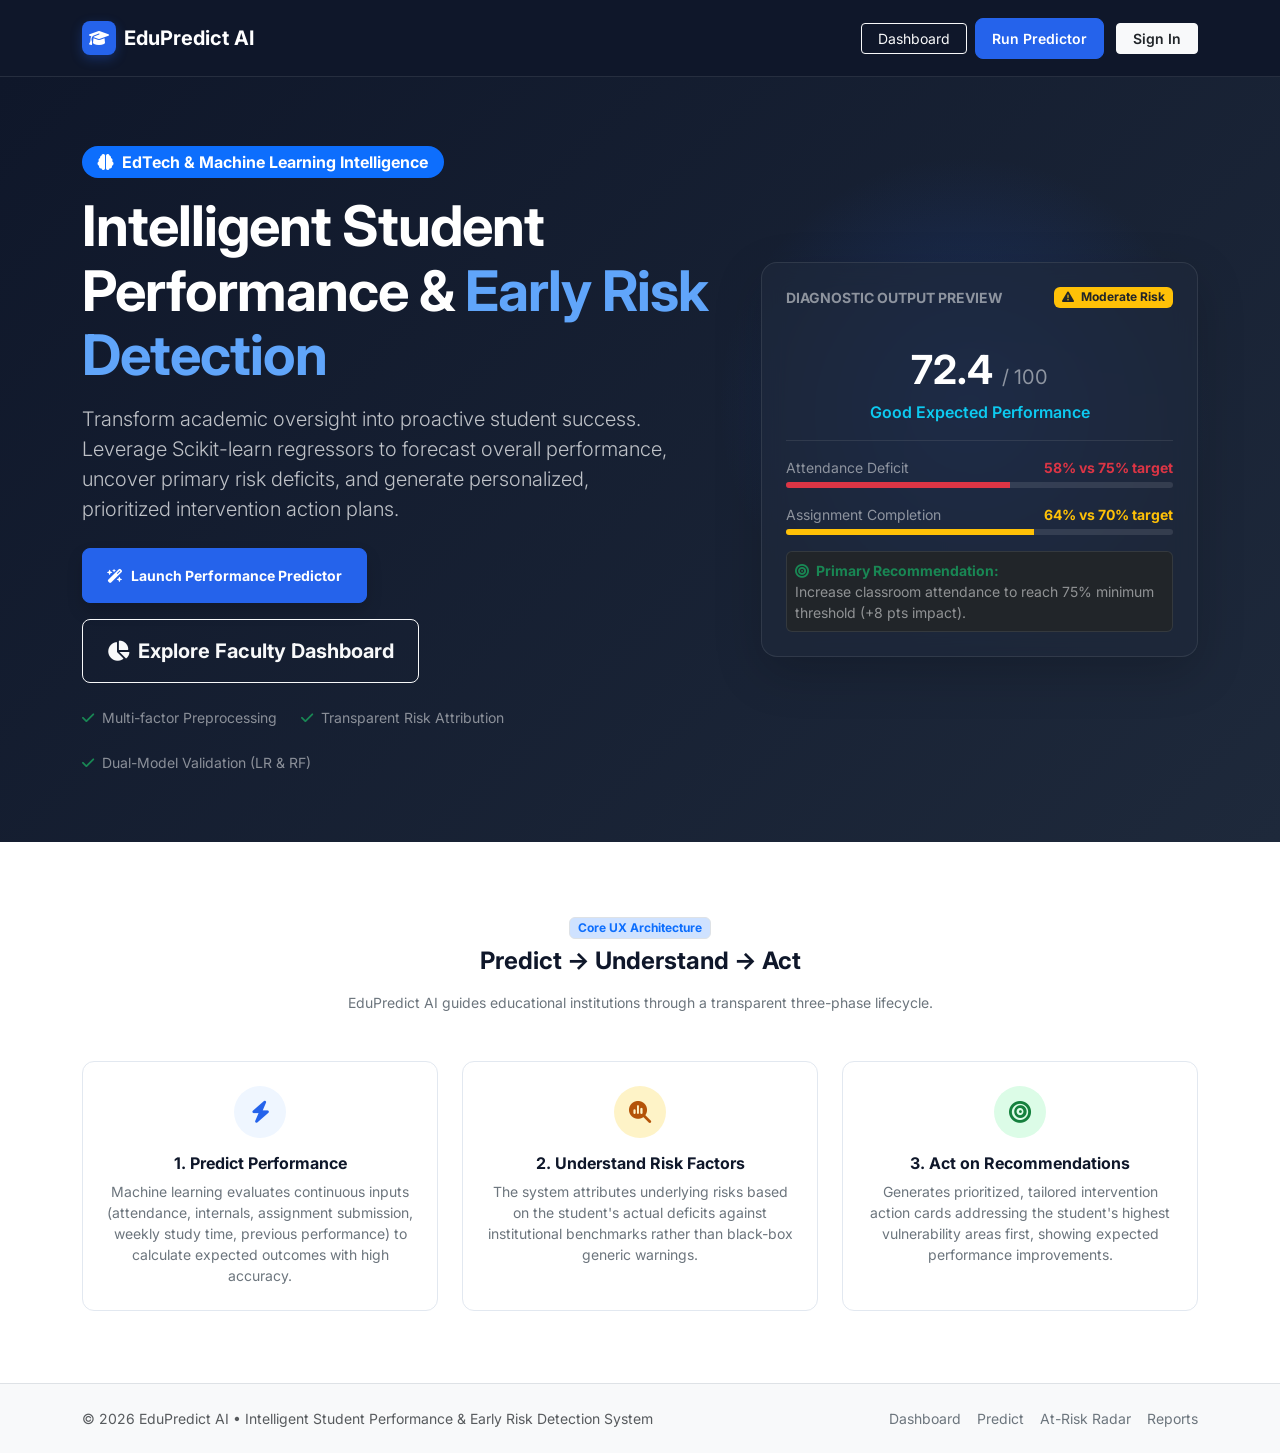
<file: frontend/index.html>
<!DOCTYPE html>
<html lang="en" data-theme="light">
<head>
    <meta charset="UTF-8">
    <meta name="viewport" content="width=device-width, initial-scale=1.0">
    <title>EduPredict AI - Intelligent Student Performance & Early Risk Detection</title>
    <link href="https://cdn.jsdelivr.net/npm/bootstrap@5.3.2/dist/css/bootstrap.min.css" rel="stylesheet">
    <link rel="stylesheet" href="https://cdnjs.cloudflare.com/ajax/libs/font-awesome/6.5.1/css/all.min.css">
    <link href="https://fonts.googleapis.com/css2?family=Inter:wght@300;400;500;600;700;800;900&display=swap" rel="stylesheet">
    <link rel="stylesheet" href="css/style.css">
    <link rel="stylesheet" href="css/responsive.css">
    <style>
        .hero-section {
            background: linear-gradient(135deg, #0F172A 0%, #1E293B 100%);
            color: #FFFFFF;
            min-height: 85vh;
            display: flex;
            align-items: center;
            position: relative;
            overflow: hidden;
        }
        .hero-glow {
            position: absolute;
            width: 500px;
            height: 500px;
            background: radial-gradient(circle, rgba(37, 99, 235, 0.25) 0%, transparent 70%);
            top: 10%;
            right: 5%;
            border-radius: 50%;
            pointer-events: none;
        }
        .workflow-step {
            background: var(--surface);
            border: 1px solid var(--border);
            border-radius: var(--radius-md);
            padding: 24px;
            text-align: center;
            height: 100%;
            transition: var(--transition);
        }
        .workflow-step:hover {
            transform: translateY(-4px);
            box-shadow: var(--shadow-md);
            border-color: var(--primary);
        }
        .workflow-icon {
            width: 52px;
            height: 52px;
            border-radius: var(--radius-pill);
            background: var(--primary-50);
            color: var(--primary);
            display: flex;
            align-items: center;
            justify-content: center;
            font-size: 22px;
            margin: 0 auto 16px;
        }
    </style>
</head>
<body>
    <!-- Top Navigation -->
    <nav class="navbar navbar-expand-lg navbar-dark bg-dark py-3 border-bottom border-secondary border-opacity-25" style="background-color: #0F172A !important;">
        <div class="container">
            <a class="navbar-brand fw-bold d-flex align-items-center gap-2" href="#">
                <div class="brand-icon" style="width:34px;height:34px;font-size:16px;"><i class="fas fa-graduation-cap"></i></div>
                <span>EduPredict AI</span>
            </a>
            <div class="d-flex align-items-center gap-2">
                <a href="dashboard.html" class="btn btn-outline-light btn-sm px-3">Dashboard</a>
                <a href="prediction.html" class="btn btn-primary btn-sm px-3">Run Predictor</a>
                <a href="login.html" class="btn btn-light btn-sm px-3 text-dark fw-semibold ms-1">Sign In</a>
            </div>
        </div>
    </nav>

    <!-- Hero Header -->
    <header class="hero-section">
        <div class="hero-glow"></div>
        <div class="container py-5 position-relative z-1">
            <div class="row align-items-center g-5">
                <div class="col-lg-7">
                    <div class="mb-3">
                        <span class="badge bg-primary text-white px-3 py-2 fs-6 rounded-pill">
                            <i class="fas fa-brain me-2"></i>EdTech &amp; Machine Learning Intelligence
                        </span>
                    </div>
                    <h1 class="display-4 fw-bolder text-white mb-3" style="letter-spacing: -1px; line-height: 1.15;">
                        Intelligent Student Performance &amp; <span class="text-primary" style="color: #60A5FA !important;">Early Risk Detection</span>
                    </h1>
                    <p class="lead text-light opacity-75 mb-4 fs-5" style="max-width: 600px;">
                        Transform academic oversight into proactive student success. Leverage Scikit-learn regressors to forecast overall performance, uncover primary risk deficits, and generate personalized, prioritized intervention action plans.
                    </p>
                    <div class="d-flex gap-3 flex-wrap mb-4">
                        <a href="prediction.html" class="btn btn-primary btn-lg px-4 py-3 fw-bold shadow">
                            <i class="fas fa-wand-magic-sparkles me-2"></i>Launch Performance Predictor
                        </a>
                        <a href="dashboard.html" class="btn btn-outline-light btn-lg px-4 py-3 fw-bold">
                            <i class="fas fa-chart-pie me-2"></i>Explore Faculty Dashboard
                        </a>
                    </div>
                    <div class="d-flex gap-4 text-white-50 small flex-wrap">
                        <div><i class="fas fa-check text-success me-1"></i> Multi-factor Preprocessing</div>
                        <div><i class="fas fa-check text-success me-1"></i> Transparent Risk Attribution</div>
                        <div><i class="fas fa-check text-success me-1"></i> Dual-Model Validation (LR &amp; RF)</div>
                    </div>
                </div>

                <div class="col-lg-5">
                    <!-- Live Mocked Diagnostic Preview -->
                    <div class="border border-secondary border-opacity-25 rounded-4 p-4 shadow-lg" style="background: rgba(30, 41, 59, 0.7); backdrop-filter: blur(12px);">
                        <div class="d-flex justify-content-between align-items-center mb-3">
                            <div class="small text-white-50 text-uppercase fw-bold letter-spacing-1">Diagnostic Output Preview</div>
                            <span class="badge bg-warning text-dark"><i class="fas fa-exclamation-triangle me-1"></i> Moderate Risk</span>
                        </div>
                        <div class="text-center py-3 border-bottom border-secondary border-opacity-25 mb-3">
                            <div class="fs-1 fw-bolder text-white">72.4 <span class="fs-5 text-white-50 fw-normal">/ 100</span></div>
                            <div class="text-info fw-semibold">Good Expected Performance</div>
                        </div>
                        <div class="mb-3">
                            <div class="d-flex justify-content-between small text-white-50 mb-1">
                                <span>Attendance Deficit</span>
                                <span class="text-danger fw-bold">58% vs 75% target</span>
                            </div>
                            <div class="progress" style="height: 6px; background: rgba(255,255,255,0.1);">
                                <div class="progress-bar bg-danger" style="width: 58%;"></div>
                            </div>
                        </div>
                        <div class="mb-3">
                            <div class="d-flex justify-content-between small text-white-50 mb-1">
                                <span>Assignment Completion</span>
                                <span class="text-warning fw-bold">64% vs 70% target</span>
                            </div>
                            <div class="progress" style="height: 6px; background: rgba(255,255,255,0.1);">
                                <div class="progress-bar bg-warning" style="width: 64%;"></div>
                            </div>
                        </div>
                        <div class="p-2 rounded bg-dark text-start small border border-secondary border-opacity-25">
                            <strong class="text-success"><i class="fas fa-bullseye me-1"></i> Primary Recommendation:</strong>
                            <div class="text-white-50">Increase classroom attendance to reach 75% minimum threshold (+8 pts impact).</div>
                        </div>
                    </div>
                </div>
            </div>
        </div>
    </header>

    <!-- Predict -> Understand -> Act Philosophy Section -->
    <section class="py-5 bg-white">
        <div class="container py-4">
            <div class="text-center mb-5" style="max-width: 700px; margin: 0 auto;">
                <span class="badge bg-primary-subtle text-primary border mb-2">Core UX Architecture</span>
                <h2 class="fw-bold mb-3">Predict &rarr; Understand &rarr; Act</h2>
                <p class="text-secondary">EduPredict AI guides educational institutions through a transparent three-phase lifecycle.</p>
            </div>

            <div class="row g-4">
                <div class="col-md-4">
                    <div class="workflow-step">
                        <div class="workflow-icon"><i class="fas fa-bolt"></i></div>
                        <h5 class="fw-bold mb-2">1. Predict Performance</h5>
                        <p class="text-secondary small mb-0">
                            Machine learning evaluates continuous inputs (attendance, internals, assignment submission, weekly study time, previous performance) to calculate expected outcomes with high accuracy.
                        </p>
                    </div>
                </div>
                <div class="col-md-4">
                    <div class="workflow-step">
                        <div class="workflow-icon" style="background:#FEF3C7; color:#B45309;"><i class="fas fa-magnifying-glass-chart"></i></div>
                        <h5 class="fw-bold mb-2">2. Understand Risk Factors</h5>
                        <p class="text-secondary small mb-0">
                            The system attributes underlying risks based on the student's actual deficits against institutional benchmarks rather than black-box generic warnings.
                        </p>
                    </div>
                </div>
                <div class="col-md-4">
                    <div class="workflow-step">
                        <div class="workflow-icon" style="background:#DCFCE7; color:#15803D;"><i class="fas fa-bullseye"></i></div>
                        <h5 class="fw-bold mb-2">3. Act on Recommendations</h5>
                        <p class="text-secondary small mb-0">
                            Generates prioritized, tailored intervention action cards addressing the student's highest vulnerability areas first, showing expected performance improvements.
                        </p>
                    </div>
                </div>
            </div>
        </div>
    </section>

    <!-- Footer -->
    <footer class="py-4 border-top bg-light">
        <div class="container d-flex justify-content-between align-items-center flex-wrap gap-2 text-muted small">
            <div>&copy; 2026 EduPredict AI &bull; Intelligent Student Performance &amp; Early Risk Detection System</div>
            <div class="d-flex gap-3">
                <a href="dashboard.html" class="text-secondary">Dashboard</a>
                <a href="prediction.html" class="text-secondary">Predict</a>
                <a href="at-risk.html" class="text-secondary">At-Risk Radar</a>
                <a href="reports.html" class="text-secondary">Reports</a>
            </div>
        </div>
    </footer>

    <script src="https://cdn.jsdelivr.net/npm/bootstrap@5.3.2/dist/js/bootstrap.bundle.min.js"></script>
</body>
</html>
</file>
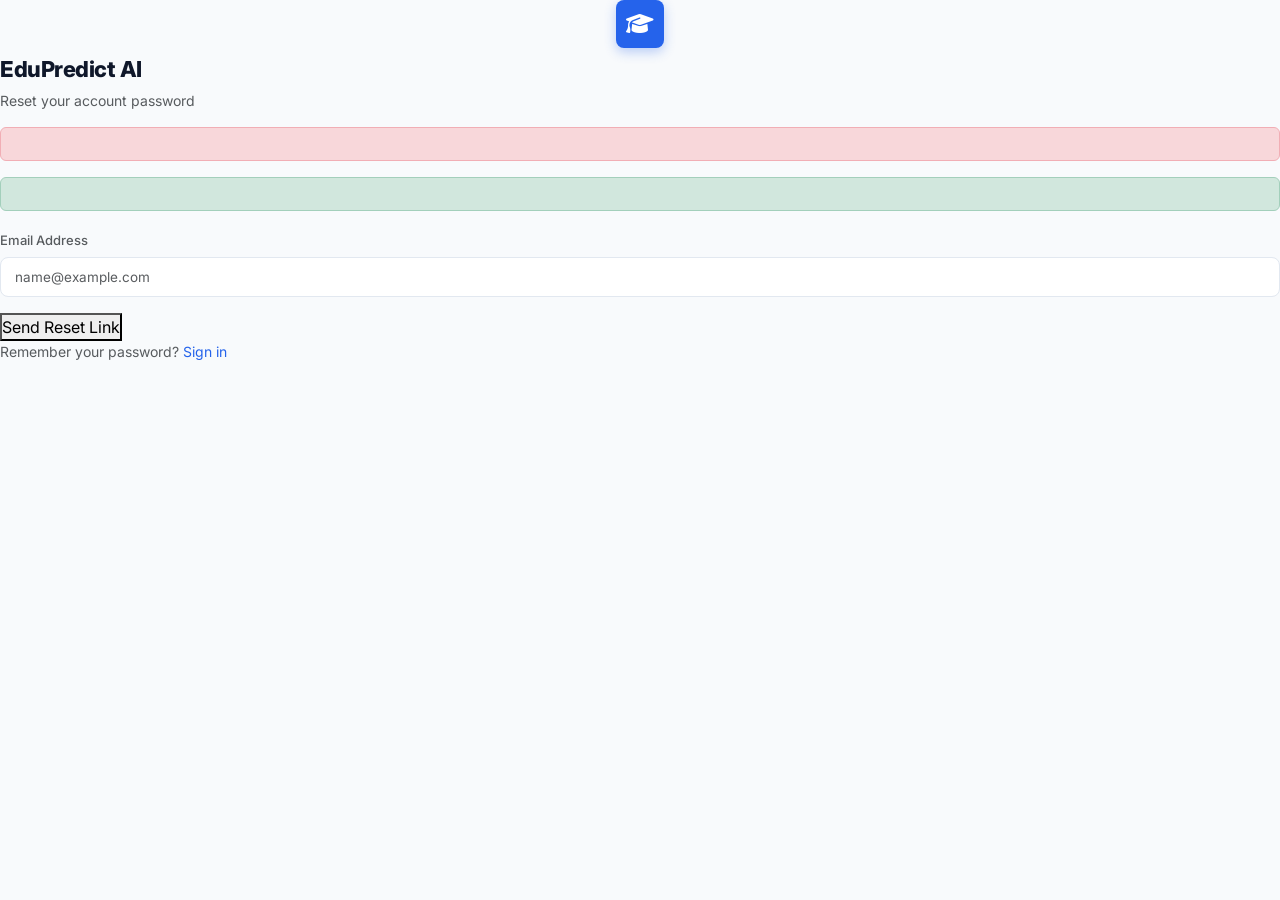
<file: frontend/forgot-password.html>
<!DOCTYPE html>
<html lang="en" data-theme="light">
<head>
    <meta charset="UTF-8">
    <meta name="viewport" content="width=device-width, initial-scale=1.0">
    <title>Reset Password - EduPredict AI</title>
    <link href="https://cdn.jsdelivr.net/npm/bootstrap@5.3.2/dist/css/bootstrap.min.css" rel="stylesheet">
    <link rel="stylesheet" href="https://cdnjs.cloudflare.com/ajax/libs/font-awesome/6.5.1/css/all.min.css">
    <link href="https://fonts.googleapis.com/css2?family=Inter:wght@300;400;500;600;700;800&display=swap" rel="stylesheet">
    <link rel="stylesheet" href="css/style.css">
</head>
<body class="auth-page">
    <div class="auth-bg"></div>
    <div class="auth-container">
        <div class="auth-card">
            <div class="auth-logo">
                <div class="brand-icon mx-auto mb-2" style="width:48px;height:48px;font-size:22px;"><i class="fas fa-graduation-cap"></i></div>
                <h2 style="font-size:22px; font-weight:800; letter-spacing:-0.5px;">EduPredict AI</h2>
                <p class="text-muted small">Reset your account password</p>
            </div>
            <div id="errorAlert" class="alert alert-danger"></div>
            <div id="successAlert" class="alert alert-success"></div>
            <form id="forgotForm">
                <div class="mb-3">
                    <label class="form-label text-muted small fw-medium">Email Address</label>
                    <input type="email" class="form-control" id="email" placeholder="name@example.com" required>
                </div>
                <button type="submit" class="btn-primary-custom" id="resetBtn">
                    <span id="resetBtnText">Send Reset Link</span>
                    <span id="resetSpinner" class="spinner" style="display:none;"></span>
                </button>
            </form>
            <div class="auth-footer">
                <p class="mb-0 text-muted">
                    Remember your password? <a href="login.html">Sign in</a>
                </p>
            </div>
        </div>
    </div>

    <script>
        const API_URL = window.location.origin;
        document.getElementById('forgotForm').addEventListener('submit', async (e) => {
            e.preventDefault();
            const btn = document.getElementById('resetBtn');
            const btnText = document.getElementById('resetBtnText');
            const spinner = document.getElementById('resetSpinner');
            const errorAlert = document.getElementById('errorAlert');
            const successAlert = document.getElementById('successAlert');

            btn.disabled = true;
            btnText.textContent = 'Sending...';
            spinner.style.display = 'inline-block';
            errorAlert.style.display = 'none';
            successAlert.style.display = 'none';

            try {
                const res = await fetch(`${API_URL}/api/auth/forgot-password`, {
                    method: 'POST',
                    headers: { 'Content-Type': 'application/json' },
                    body: JSON.stringify({ email: document.getElementById('email').value.trim() })
                });
                const data = await res.json();
                if (res.ok) {
                    successAlert.textContent = data.message || 'Reset email sent. Check your inbox.';
                    successAlert.style.display = 'block';
                } else {
                    errorAlert.textContent = data.error || 'Failed to send reset email';
                    errorAlert.style.display = 'block';
                }
            } catch (err) {
                errorAlert.textContent = 'Connection error.';
                errorAlert.style.display = 'block';
            } finally {
                btn.disabled = false;
                btnText.textContent = 'Send Reset Link';
                spinner.style.display = 'none';
            }
        });
    </script>
    <script src="https://cdn.jsdelivr.net/npm/bootstrap@5.3.2/dist/js/bootstrap.bundle.min.js"></script>
</body>
</html>
</file>
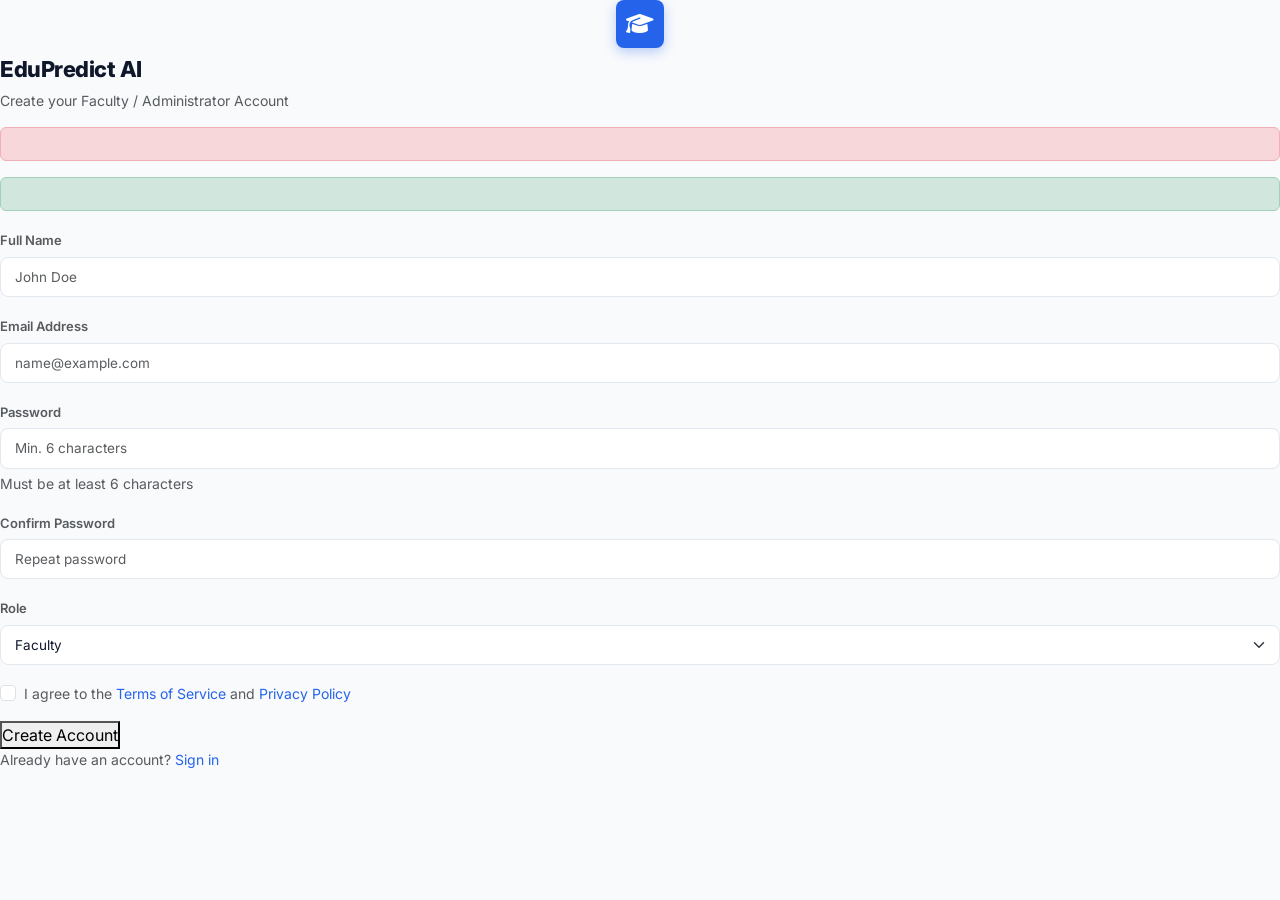
<file: frontend/register.html>
<!DOCTYPE html>
<html lang="en" data-theme="light">
<head>
    <meta charset="UTF-8">
    <meta name="viewport" content="width=device-width, initial-scale=1.0">
    <title>Create Account - EduPredict AI</title>
    <link href="https://cdn.jsdelivr.net/npm/bootstrap@5.3.2/dist/css/bootstrap.min.css" rel="stylesheet">
    <link rel="stylesheet" href="https://cdnjs.cloudflare.com/ajax/libs/font-awesome/6.5.1/css/all.min.css">
    <link href="https://fonts.googleapis.com/css2?family=Inter:wght@300;400;500;600;700;800&display=swap" rel="stylesheet">
    <link rel="stylesheet" href="css/style.css">
</head>
<body class="auth-page">
    <div class="auth-bg"></div>
    <div class="auth-container">
        <div class="auth-card">
            <div class="auth-logo">
                <div class="brand-icon mx-auto mb-2" style="width:48px;height:48px;font-size:22px;"><i class="fas fa-graduation-cap"></i></div>
                <h2 style="font-size:22px; font-weight:800; letter-spacing:-0.5px;">EduPredict AI</h2>
                <p class="text-muted small">Create your Faculty / Administrator Account</p>
            </div>
            <div id="errorAlert" class="alert alert-danger"></div>
            <div id="successAlert" class="alert alert-success"></div>
            <form id="registerForm">
                <div class="mb-3">
                    <label class="form-label text-muted small fw-semibold">Full Name</label>
                    <input type="text" class="form-control" id="name" placeholder="John Doe" required>
                </div>
                <div class="mb-3">
                    <label class="form-label text-muted small fw-semibold">Email Address</label>
                    <input type="email" class="form-control" id="email" placeholder="name@example.com" required>
                </div>
                <div class="mb-3">
                    <label class="form-label text-muted small fw-semibold">Password</label>
                    <input type="password" class="form-control" id="password" placeholder="Min. 6 characters" required minlength="6">
                    <div class="form-text small">Must be at least 6 characters</div>
                </div>
                <div class="mb-3">
                    <label class="form-label text-muted small fw-semibold">Confirm Password</label>
                    <input type="password" class="form-control" id="confirmPassword" placeholder="Repeat password" required>
                </div>
                <div class="mb-3">
                    <label class="form-label text-muted small fw-semibold">Role</label>
                    <select class="form-select" id="role">
                        <option value="faculty">Faculty</option>
                        <option value="admin">Admin</option>
                    </select>
                </div>
                <div class="mb-3 form-check">
                    <input type="checkbox" class="form-check-input" id="terms" required>
                    <label class="form-check-label small text-muted" for="terms">
                        I agree to the <a href="#" class="text-decoration-none">Terms of Service</a> and <a href="#" class="text-decoration-none">Privacy Policy</a>
                    </label>
                </div>
                <button type="submit" class="btn-primary-custom" id="registerBtn">
                    <span id="registerBtnText">Create Account</span>
                    <span id="registerSpinner" class="spinner" style="display:none;"></span>
                </button>
            </form>
            <div class="auth-footer">
                <p class="mb-0 text-muted">
                    Already have an account? <a href="login.html">Sign in</a>
                </p>
            </div>
        </div>
    </div>

    <script>
        const API_URL = window.location.origin;

        document.getElementById('registerForm').addEventListener('submit', async (e) => {
            e.preventDefault();
            const password = document.getElementById('password').value;
            const confirm = document.getElementById('confirmPassword').value;
            const errorAlert = document.getElementById('errorAlert');
            const successAlert = document.getElementById('successAlert');
            const btn = document.getElementById('registerBtn');
            const btnText = document.getElementById('registerBtnText');
            const spinner = document.getElementById('registerSpinner');

            if (password !== confirm) {
                errorAlert.textContent = 'Passwords do not match';
                errorAlert.style.display = 'block';
                return;
            }

            btn.disabled = true;
            btnText.textContent = 'Creating account...';
            spinner.style.display = 'inline-block';
            errorAlert.style.display = 'none';
            successAlert.style.display = 'none';

            try {
                const res = await fetch(`${API_URL}/api/auth/register`, {
                    method: 'POST',
                    headers: { 'Content-Type': 'application/json' },
                    credentials: 'include',
                    body: JSON.stringify({
                        name: document.getElementById('name').value.trim(),
                        email: document.getElementById('email').value.trim(),
                        password: password,
                        role: document.getElementById('role').value
                    })
                });
                const data = await res.json();
                if (res.ok) {
                    successAlert.textContent = 'Account created! Redirecting...';
                    successAlert.style.display = 'block';
                    setTimeout(() => { window.location.href = 'dashboard.html'; }, 1000);
                } else {
                    errorAlert.textContent = data.error || 'Registration failed';
                    errorAlert.style.display = 'block';
                }
            } catch (err) {
                errorAlert.textContent = 'Connection error. Please try again.';
                errorAlert.style.display = 'block';
            } finally {
                btn.disabled = false;
                btnText.textContent = 'Create Account';
                spinner.style.display = 'none';
            }
        });
    </script>
    <script src="https://cdn.jsdelivr.net/npm/bootstrap@5.3.2/dist/js/bootstrap.bundle.min.js"></script>
</body>
</html>
</file>
<file: frontend/css/style.css>
/* ==========================================================================
   EduPredict AI - Intelligent Student Performance & Early Risk Detection
   Design System & Styling
   ========================================================================== */

:root {
    /* EdTech Professional Color Palette */
    --primary: #2563EB;
    --primary-dark: #1D4ED8;
    --primary-light: #60A5FA;
    --primary-50: #EFF6FF;
    --primary-100: #DBEAFE;

    --bg-main: #F8FAFC;
    --surface: #FFFFFF;
    --surface-hover: #F1F5F9;

    --text-main: #0F172A;
    --text-secondary: #64748B;
    --text-muted: #94A3B8;

    --success: #16A34A;
    --success-bg: #DCFCE7;
    --success-border: #BBF7D0;

    --warning: #F59E0B;
    --warning-bg: #FEF3C7;
    --warning-border: #FDE68A;

    --danger: #DC2626;
    --danger-bg: #FEE2E2;
    --danger-border: #FECACA;

    --info: #0284C7;
    --info-bg: #E0F2FE;

    --border: #E2E8F0;
    --border-light: #F1F5F9;

    --radius-sm: 8px;
    --radius-md: 12px;
    --radius-lg: 16px;
    --radius-pill: 9999px;

    --shadow-xs: 0 1px 2px rgba(15, 23, 42, 0.05);
    --shadow-sm: 0 1px 3px rgba(15, 23, 42, 0.08), 0 1px 2px rgba(15, 23, 42, 0.04);
    --shadow-md: 0 4px 6px -1px rgba(15, 23, 42, 0.08), 0 2px 4px -2px rgba(15, 23, 42, 0.06);
    --shadow-lg: 0 10px 15px -3px rgba(15, 23, 42, 0.08), 0 4px 6px -4px rgba(15, 23, 42, 0.04);

    --transition: all 0.2s ease-in-out;
}

[data-theme="dark"] {
    --bg-main: #0B1120;
    --surface: #1E293B;
    --surface-hover: #334155;

    --text-main: #F8FAFC;
    --text-secondary: #94A3B8;
    --text-muted: #64748B;

    --border: #334155;
    --border-light: #1E293B;

    --primary-50: rgba(37, 99, 235, 0.15);
    --primary-100: rgba(37, 99, 235, 0.25);

    --success-bg: rgba(22, 163, 74, 0.2);
    --success-border: rgba(22, 163, 74, 0.4);

    --warning-bg: rgba(245, 158, 11, 0.2);
    --warning-border: rgba(245, 158, 11, 0.4);

    --danger-bg: rgba(220, 38, 38, 0.2);
    --danger-border: rgba(220, 38, 38, 0.4);
}

/* Base Styles */
* {
    margin: 0;
    padding: 0;
    box-sizing: border-box;
}

body {
    font-family: 'Inter', -apple-system, BlinkMacSystemFont, 'Segoe UI', Roboto, sans-serif;
    background-color: var(--bg-main);
    color: var(--text-main);
    min-height: 100vh;
    line-height: 1.5;
    -webkit-font-smoothing: antialiased;
}

a {
    color: var(--primary);
    text-decoration: none;
    transition: var(--transition);
}

a:hover {
    color: var(--primary-dark);
}

/* Typography Hierarchy */
h1, .h1 { font-size: 28px; font-weight: 700; color: var(--text-main); }
h2, .h2 { font-size: 24px; font-weight: 700; color: var(--text-main); }
h3, .h3 { font-size: 20px; font-weight: 600; color: var(--text-main); }
h4, .h4 { font-size: 18px; font-weight: 600; color: var(--text-main); }
h5, .h5 { font-size: 16px; font-weight: 600; color: var(--text-main); }
h6, .h6 { font-size: 14px; font-weight: 600; color: var(--text-main); }

p { font-size: 14px; color: var(--text-secondary); }

/* Layout Shell */
.dashboard-wrapper {
    display: flex;
    min-height: 100vh;
}

/* Sidebar */
.sidebar {
    width: 260px;
    background: var(--surface);
    border-right: 1px solid var(--border);
    position: fixed;
    top: 0;
    left: 0;
    bottom: 0;
    z-index: 1020;
    display: flex;
    flex-direction: column;
    transition: transform 0.25s ease-in-out;
}

.sidebar-header {
    padding: 20px 24px;
    border-bottom: 1px solid var(--border);
}

.brand-badge {
    display: inline-flex;
    align-items: center;
    gap: 10px;
    text-decoration: none;
}

.brand-icon {
    width: 38px;
    height: 38px;
    border-radius: var(--radius-sm);
    background: var(--primary);
    color: #FFFFFF;
    display: flex;
    align-items: center;
    justify-content: center;
    font-size: 18px;
    box-shadow: 0 4px 12px rgba(37, 99, 235, 0.3);
}

.brand-text h3 {
    font-size: 17px;
    font-weight: 800;
    color: var(--text-main);
    letter-spacing: -0.3px;
    margin: 0;
}

.brand-text small {
    font-size: 11px;
    color: var(--text-secondary);
    display: block;
    font-weight: 500;
}

.sidebar-nav {
    padding: 16px 12px;
    flex: 1;
    overflow-y: auto;
    display: flex;
    flex-direction: column;
    gap: 4px;
}

.nav-section-title {
    font-size: 11px;
    font-weight: 700;
    text-transform: uppercase;
    letter-spacing: 0.8px;
    color: var(--text-muted);
    padding: 12px 12px 6px;
}

.nav-item {
    display: flex;
    align-items: center;
    gap: 12px;
    padding: 10px 14px;
    border-radius: var(--radius-sm);
    color: var(--text-secondary);
    font-size: 13.5px;
    font-weight: 500;
    text-decoration: none;
    transition: var(--transition);
}

.nav-item i {
    font-size: 16px;
    width: 20px;
    text-align: center;
    color: var(--text-muted);
    transition: var(--transition);
}

.nav-item:hover {
    background: var(--surface-hover);
    color: var(--text-main);
}

.nav-item:hover i {
    color: var(--primary);
}

.nav-item.active {
    background: var(--primary-50);
    color: var(--primary);
    font-weight: 600;
}

.nav-item.active i {
    color: var(--primary);
}

.nav-item .badge {
    margin-left: auto;
    font-size: 11px;
    padding: 2px 7px;
    border-radius: var(--radius-pill);
}

.sidebar-footer {
    padding: 16px 20px;
    border-top: 1px solid var(--border);
    background: var(--surface);
}

/* User Profile Row */
.user-avatar {
    width: 36px;
    height: 36px;
    border-radius: var(--radius-pill);
    background: var(--primary-100);
    color: var(--primary-dark);
    font-weight: 700;
    font-size: 13px;
    display: flex;
    align-items: center;
    justify-content: center;
}

/* Main Content */
.main-content {
    margin-left: 260px;
    flex: 1;
    min-width: 0;
    padding: 24px 32px 48px;
}

/* Topbar */
.topbar {
    display: flex;
    align-items: center;
    justify-content: space-between;
    margin-bottom: 24px;
    padding-bottom: 16px;
    border-bottom: 1px solid var(--border);
}

.topbar-left {
    display: flex;
    align-items: center;
    gap: 16px;
}

.topbar-left h4 {
    margin: 0;
    font-size: 20px;
    font-weight: 700;
    color: var(--text-main);
}

.breadcrumb-sub {
    font-size: 12.5px;
    color: var(--text-secondary);
    margin-top: 2px;
}

.topbar-right {
    display: flex;
    align-items: center;
    gap: 10px;
}

.btn-icon {
    width: 38px;
    height: 38px;
    border-radius: var(--radius-sm);
    border: 1px solid var(--border);
    background: var(--surface);
    color: var(--text-secondary);
    display: flex;
    align-items: center;
    justify-content: center;
    cursor: pointer;
    transition: var(--transition);
}

.btn-icon:hover {
    background: var(--surface-hover);
    color: var(--primary);
    border-color: var(--primary-light);
}

.mobile-toggle {
    display: none;
    border: none;
    background: none;
    font-size: 20px;
    color: var(--text-main);
    cursor: pointer;
}

.sidebar-overlay {
    display: none;
    position: fixed;
    top: 0; left: 0; right: 0; bottom: 0;
    background: rgba(15, 23, 42, 0.5);
    z-index: 1010;
}

/* Stat Cards (KPIs) */
.stat-card {
    background: var(--surface);
    border: 1px solid var(--border);
    border-radius: var(--radius-md);
    padding: 20px 22px;
    box-shadow: var(--shadow-xs);
    transition: var(--transition);
    position: relative;
    overflow: hidden;
}

.stat-card:hover {
    box-shadow: var(--shadow-md);
    border-color: var(--primary-light);
    transform: translateY(-2px);
}

.stat-header {
    display: flex;
    align-items: center;
    justify-content: space-between;
    margin-bottom: 12px;
}

.stat-icon {
    width: 42px;
    height: 42px;
    border-radius: var(--radius-sm);
    display: flex;
    align-items: center;
    justify-content: center;
    font-size: 18px;
}

.icon-blue { background: var(--primary-50); color: var(--primary); }
.icon-green { background: var(--success-bg); color: var(--success); }
.icon-yellow { background: var(--warning-bg); color: var(--warning); }
.icon-red { background: var(--danger-bg); color: var(--danger); }
.icon-cyan { background: var(--info-bg); color: var(--info); }

.stat-label {
    font-size: 13px;
    font-weight: 500;
    color: var(--text-secondary);
}

.stat-value {
    font-size: 28px;
    font-weight: 700;
    color: var(--text-main);
    letter-spacing: -0.5px;
    line-height: 1.1;
    margin-bottom: 6px;
}

.stat-change {
    font-size: 12px;
    font-weight: 500;
    display: inline-flex;
    align-items: center;
    gap: 4px;
}

.stat-change.up { color: var(--success); }
.stat-change.down { color: var(--danger); }
.stat-change.neutral { color: var(--text-secondary); }

/* Chart Containers & Surface Cards */
.chart-container, .surface-card {
    background: var(--surface);
    border: 1px solid var(--border);
    border-radius: var(--radius-md);
    padding: 24px;
    box-shadow: var(--shadow-xs);
    margin-bottom: 24px;
    transition: var(--transition);
}

.chart-header {
    display: flex;
    align-items: center;
    justify-content: space-between;
    margin-bottom: 18px;
}

.chart-header h6 {
    margin: 0;
    font-size: 15px;
    font-weight: 600;
    color: var(--text-main);
    display: flex;
    align-items: center;
    gap: 8px;
}

/* Tables */
.table-container {
    background: var(--surface);
    border: 1px solid var(--border);
    border-radius: var(--radius-md);
    box-shadow: var(--shadow-xs);
    overflow: hidden;
    margin-bottom: 24px;
}

.table-header {
    padding: 18px 24px;
    display: flex;
    align-items: center;
    justify-content: space-between;
    border-bottom: 1px solid var(--border);
    background: var(--surface);
    flex-wrap: wrap;
    gap: 12px;
}

.table-header h5 {
    margin: 0;
    font-size: 16px;
    font-weight: 600;
}

.data-table {
    width: 100%;
    border-collapse: collapse;
    font-size: 13.5px;
}

.data-table th {
    background: var(--bg-main);
    color: var(--text-secondary);
    font-weight: 600;
    font-size: 12px;
    text-transform: uppercase;
    letter-spacing: 0.5px;
    padding: 12px 18px;
    border-bottom: 1px solid var(--border);
    text-align: left;
}

.data-table td {
    padding: 14px 18px;
    border-bottom: 1px solid var(--border);
    color: var(--text-main);
    vertical-align: middle;
}

.data-table tbody tr {
    transition: background 0.15s ease;
}

.data-table tbody tr:hover {
    background: var(--surface-hover);
}

/* Badges & Indicators */
.risk-badge {
    display: inline-flex;
    align-items: center;
    gap: 6px;
    padding: 4px 10px;
    border-radius: var(--radius-pill);
    font-size: 12px;
    font-weight: 600;
    letter-spacing: 0.2px;
}

.risk-low {
    background: var(--success-bg);
    color: #15803D;
    border: 1px solid var(--success-border);
}

.risk-moderate {
    background: var(--warning-bg);
    color: #B45309;
    border: 1px solid var(--warning-border);
}

.risk-high {
    background: var(--danger-bg);
    color: #B91C1C;
    border: 1px solid var(--danger-border);
}

.perf-badge {
    display: inline-block;
    padding: 4px 10px;
    border-radius: var(--radius-pill);
    font-size: 12px;
    font-weight: 600;
}

.perf-excellent { background: #DCFCE7; color: #15803D; }
.perf-good { background: #DBEAFE; color: #1D4ED8; }
.perf-average { background: #FEF3C7; color: #B45309; }
.perf-poor { background: #FEE2E2; color: #B91C1C; }

.grade-badge {
    font-weight: 700;
    padding: 3px 8px;
    border-radius: var(--radius-sm);
    font-size: 12px;
    display: inline-block;
}

.grade-A { background: #DBEAFE; color: #1E40AF; }
.grade-B { background: #E0E7FF; color: #3730A3; }
.grade-C { background: #FEF3C7; color: #92400E; }
.grade-D { background: #FFEDD5; color: #9A3412; }
.grade-F { background: #FEE2E2; color: #991B1B; }

/* Buttons & Inputs */
.btn-primary {
    background-color: var(--primary);
    border-color: var(--primary);
    color: #FFFFFF;
    font-weight: 600;
    border-radius: var(--radius-sm);
    padding: 9px 18px;
    font-size: 14px;
    transition: var(--transition);
}

.btn-primary:hover {
    background-color: var(--primary-dark);
    border-color: var(--primary-dark);
    color: #FFFFFF;
}

.btn-outline-primary {
    color: var(--primary);
    border-color: var(--border);
    background: var(--surface);
    font-weight: 600;
    border-radius: var(--radius-sm);
    padding: 8px 16px;
    font-size: 13.5px;
    transition: var(--transition);
}

.btn-outline-primary:hover {
    background: var(--primary-50);
    border-color: var(--primary);
    color: var(--primary);
}

.form-control, .form-select {
    border: 1px solid var(--border);
    border-radius: var(--radius-sm);
    padding: 9px 14px;
    font-size: 13.5px;
    color: var(--text-main);
    background-color: var(--surface);
    transition: var(--transition);
}

.form-control:focus, .form-select:focus {
    border-color: var(--primary);
    box-shadow: 0 0 0 3px rgba(37, 99, 235, 0.12);
    outline: none;
}

.form-label {
    font-size: 13px;
    font-weight: 600;
    color: var(--text-main);
    margin-bottom: 6px;
}

/* ==========================================================================
   Prediction Result UI Component Styles
   ========================================================================== */

.prediction-hero-card {
    background: linear-gradient(135deg, #1E293B 0%, #0F172A 100%);
    border-radius: var(--radius-lg);
    padding: 32px;
    color: #FFFFFF;
    text-align: center;
    position: relative;
    box-shadow: var(--shadow-lg);
    overflow: hidden;
    margin-bottom: 24px;
}

.prediction-hero-card::after {
    content: '';
    position: absolute;
    top: -50px;
    right: -50px;
    width: 160px;
    height: 160px;
    background: radial-gradient(circle, rgba(37, 99, 235, 0.25) 0%, transparent 70%);
    border-radius: 50%;
}

.hero-score-label {
    font-size: 12px;
    font-weight: 700;
    letter-spacing: 1.2px;
    text-transform: uppercase;
    color: #94A3B8;
    margin-bottom: 8px;
}

.hero-score-value {
    font-size: 56px;
    font-weight: 800;
    letter-spacing: -1.5px;
    line-height: 1;
    color: #FFFFFF;
    margin-bottom: 12px;
}

.hero-score-value span {
    font-size: 24px;
    font-weight: 500;
    color: #94A3B8;
}

.hero-meta-pills {
    display: flex;
    align-items: center;
    justify-content: center;
    gap: 12px;
    flex-wrap: wrap;
    margin-top: 14px;
}

/* Factor Comparison Bars */
.factor-bar-item {
    margin-bottom: 16px;
}

.factor-bar-header {
    display: flex;
    justify-content: space-between;
    font-size: 13px;
    font-weight: 600;
    margin-bottom: 6px;
}

.factor-bar-track {
    height: 8px;
    background: var(--border-light);
    border-radius: var(--radius-pill);
    overflow: hidden;
    position: relative;
}

.factor-bar-fill {
    height: 100%;
    border-radius: var(--radius-pill);
    transition: width 0.8s ease-in-out;
}

.factor-benchmark-line {
    position: absolute;
    top: 0;
    bottom: 0;
    width: 2px;
    background: #0F172A;
    z-index: 2;
}

/* Risk Factor Cards */
.risk-factor-card {
    background: var(--surface);
    border: 1px solid var(--border);
    border-left: 4px solid var(--warning);
    border-radius: var(--radius-sm);
    padding: 16px;
    margin-bottom: 12px;
    transition: var(--transition);
}

.risk-factor-card.critical {
    border-left-color: var(--danger);
    background: #FFFDFD;
}

.risk-factor-header {
    display: flex;
    align-items: center;
    justify-content: space-between;
    margin-bottom: 8px;
}

.risk-factor-title {
    font-size: 14px;
    font-weight: 700;
    color: var(--text-main);
    display: flex;
    align-items: center;
    gap: 8px;
}

.risk-factor-metrics {
    display: flex;
    gap: 16px;
    font-size: 12.5px;
    margin-bottom: 8px;
    color: var(--text-secondary);
}

.risk-factor-metrics strong {
    color: var(--text-main);
}

.risk-factor-desc {
    font-size: 13px;
    color: var(--text-secondary);
    line-height: 1.45;
    margin: 0;
}

/* Recommendation Action Cards */
.action-card {
    background: var(--surface);
    border: 1px solid var(--border);
    border-radius: var(--radius-md);
    padding: 20px;
    margin-bottom: 16px;
    display: flex;
    gap: 18px;
    transition: var(--transition);
    position: relative;
}

.action-card:hover {
    border-color: var(--primary-light);
    box-shadow: var(--shadow-sm);
    transform: translateY(-1px);
}

.action-step-num {
    width: 36px;
    height: 36px;
    border-radius: var(--radius-pill);
    background: var(--primary-50);
    color: var(--primary);
    font-weight: 800;
    font-size: 14px;
    display: flex;
    align-items: center;
    justify-content: center;
    flex-shrink: 0;
}

.action-card-content {
    flex: 1;
}

.action-card-title {
    font-size: 15px;
    font-weight: 700;
    color: var(--text-main);
    margin-bottom: 4px;
    display: flex;
    align-items: center;
    gap: 8px;
}

.action-card-stats {
    display: inline-flex;
    gap: 12px;
    font-size: 12px;
    color: var(--text-secondary);
    margin-bottom: 8px;
    background: var(--bg-main);
    padding: 3px 10px;
    border-radius: var(--radius-sm);
}

.action-card-guidance {
    font-size: 13.5px;
    color: var(--text-secondary);
    line-height: 1.5;
    margin-bottom: 8px;
}

.action-impact-pill {
    font-size: 11.5px;
    font-weight: 600;
    color: var(--success);
    background: var(--success-bg);
    padding: 2px 8px;
    border-radius: var(--radius-pill);
    display: inline-flex;
    align-items: center;
    gap: 4px;
}

/* Toast Notifications */
.toast-container {
    position: fixed;
    top: 24px;
    right: 24px;
    z-index: 9999;
}

.toast {
    background: var(--surface);
    border: 1px solid var(--border);
    border-radius: var(--radius-sm);
    padding: 14px 18px;
    box-shadow: var(--shadow-lg);
    display: flex;
    align-items: center;
    gap: 12px;
    color: var(--text-main);
    font-size: 13.5px;
    margin-bottom: 10px;
    min-width: 300px;
    border-left: 4px solid var(--primary);
}

.toast.success { border-left-color: var(--success); }
.toast.error { border-left-color: var(--danger); }
.toast.warning { border-left-color: var(--warning); }
.toast.info { border-left-color: var(--info); }

/* Pagination */
.pagination {
    display: flex;
    align-items: center;
    justify-content: flex-end;
    gap: 4px;
    padding: 16px 20px;
    background: var(--surface);
}

.pagination button {
    border: 1px solid var(--border);
    background: var(--surface);
    color: var(--text-secondary);
    font-size: 13px;
    font-weight: 600;
    width: 32px;
    height: 32px;
    border-radius: var(--radius-sm);
    display: flex;
    align-items: center;
    justify-content: center;
    cursor: pointer;
    transition: var(--transition);
}

.pagination button:hover:not(:disabled) {
    background: var(--surface-hover);
    color: var(--primary);
    border-color: var(--primary-light);
}

.pagination button.active {
    background: var(--primary);
    color: #FFFFFF;
    border-color: var(--primary);
}

.pagination button:disabled {
    opacity: 0.4;
    cursor: not-allowed;
}

/* Responsive adjustments */
@media (max-width: 991px) {
    .sidebar {
        transform: translateX(-100%);
    }
    .sidebar.open {
        transform: translateX(0);
    }
    .main-content {
        margin-left: 0;
        padding: 20px 16px;
    }
    .mobile-toggle {
        display: block;
    }
    .sidebar-overlay.active {
        display: block;
    }
}
</file>
<file: frontend/css/responsive.css>
/* Large Desktop */
@media (max-width: 1400px) {
    .container-fluid {
        padding: 0 16px;
    }
}

/* Tablet & Small Desktop */
@media (max-width: 1200px) {
    .sidebar {
        width: 220px;
    }
    .main-content {
        margin-left: 220px;
    }
    .stat-card .stat-value {
        font-size: 24px;
    }
}

/* Tablet Landscape */
@media (max-width: 992px) {
    .sidebar {
        transform: translateX(-100%);
        width: 280px;
        box-shadow: 4px 0 24px rgba(0, 0, 0, 0.15);
    }
    .sidebar.open {
        transform: translateX(0);
    }
    .sidebar-overlay {
        display: none;
        position: fixed;
        top: 0;
        left: 0;
        right: 0;
        bottom: 0;
        background: rgba(0, 0, 0, 0.5);
        z-index: 999;
    }
    .sidebar-overlay.active {
        display: block;
    }
    .main-content {
        margin-left: 0;
    }
    .topbar {
        border-radius: 0;
        margin: -24px -24px 24px -24px;
    }
    .mobile-toggle {
        display: flex !important;
    }
    .stat-card {
        margin-bottom: 16px;
    }
    .chart-container {
        margin-bottom: 16px;
    }
    .filter-group {
        flex-direction: column;
        align-items: stretch;
    }
    .filter-group select,
    .filter-group input,
    .filter-group button {
        width: 100%;
    }
}

/* Mobile Portrait */
@media (max-width: 768px) {
    .topbar {
        margin: -16px -12px 16px -12px;
        padding: 12px 16px;
        flex-wrap: wrap;
    }
    .topbar-left h4 {
        font-size: 16px;
    }
    .user-avatar {
        width: 32px;
        height: 32px;
        font-size: 13px;
    }
    .main-content {
        padding: 16px 12px;
    }
    .stat-card {
        padding: 16px;
    }
    .stat-card .stat-value {
        font-size: 22px;
    }
    .table-container {
        margin: 0 -4px;
    }
    .table-header {
        padding: 16px;
        flex-direction: column;
        align-items: stretch;
    }
    .table-search {
        flex-direction: column;
    }
    .table-search input {
        width: 100%;
        min-width: unset;
    }
    .data-table {
        font-size: 13px;
    }
    .data-table th,
    .data-table td {
        padding: 8px 10px;
    }
    .data-table .actions {
        flex-direction: column;
    }
    .auth-container {
        padding: 12px;
        max-width: 100%;
    }
    .auth-card {
        padding: 24px 16px;
    }
    .modal-content {
        margin: 12px;
        max-height: 85vh;
    }
    .modal-body {
        padding: 16px;
    }
    .pagination {
        gap: 2px;
    }
    .pagination button {
        min-width: 32px;
        height: 32px;
        font-size: 12px;
    }
    .tabs {
        overflow-x: auto;
        -webkit-overflow-scrolling: touch;
    }
    .tab {
        white-space: nowrap;
        padding: 8px 14px;
    }
    .toast-container {
        left: 12px;
        right: 12px;
        top: 12px;
    }
    .toast {
        max-width: 100%;
    }
    .prediction-score {
        font-size: 36px;
    }
    .row > [class*="col-"] {
        padding: 0 6px;
    }
    .btn-group-mobile {
        display: flex;
        gap: 8px;
        width: 100%;
    }
    .btn-group-mobile .btn {
        flex: 1;
        font-size: 12px;
        padding: 8px;
    }
}

/* Small Mobile */
@media (max-width: 480px) {
    .topbar-left h4 {
        font-size: 14px;
    }
    .stat-card .stat-value {
        font-size: 18px;
    }
    .stat-card .stat-icon {
        width: 36px;
        height: 36px;
        font-size: 18px;
    }
    .data-table th,
    .data-table td {
        padding: 6px 8px;
        font-size: 12px;
    }
    .modal-header h5 {
        font-size: 15px;
    }
    .tab {
        font-size: 12px;
        padding: 6px 12px;
    }
}

/* Mobile Toggle Button */
.mobile-toggle {
    display: none;
    width: 40px;
    height: 40px;
    border: none;
    background: var(--gray-100);
    border-radius: 8px;
    cursor: pointer;
    align-items: center;
    justify-content: center;
    color: var(--gray-600);
    font-size: 20px;
    transition: var(--transition);
}

.mobile-toggle:hover {
    background: var(--gray-200);
    color: var(--primary);
}

/* Print */
@media print {
    .sidebar,
    .topbar,
    .no-print {
        display: none !important;
    }
    .main-content {
        margin-left: 0 !important;
        padding: 0 !important;
    }
    .card {
        break-inside: avoid;
        box-shadow: none !important;
        border: 1px solid #ddd !important;
    }
}

/* Dark Mode Overrides */
[data-theme="dark"] .data-table td {
    border-bottom-color: var(--gray-200);
}

[data-theme="dark"] .table-search input,
[data-theme="dark"] .filter-group select {
    background: var(--gray-100);
    color: var(--gray-700);
}

[data-theme="dark"] .modal-content {
    background: var(--gray-50);
}

[data-theme="dark"] .tab.active {
    background: var(--gray-50);
}

/* Accessibility */
@media (prefers-reduced-motion: reduce) {
    *,
    *::before,
    *::after {
        animation-duration: 0.01ms !important;
        animation-iteration-count: 1 !important;
        transition-duration: 0.01ms !important;
    }
}

/* Focus Visible */
*:focus-visible {
    outline: 2px solid var(--primary);
    outline-offset: 2px;
}
</file>
